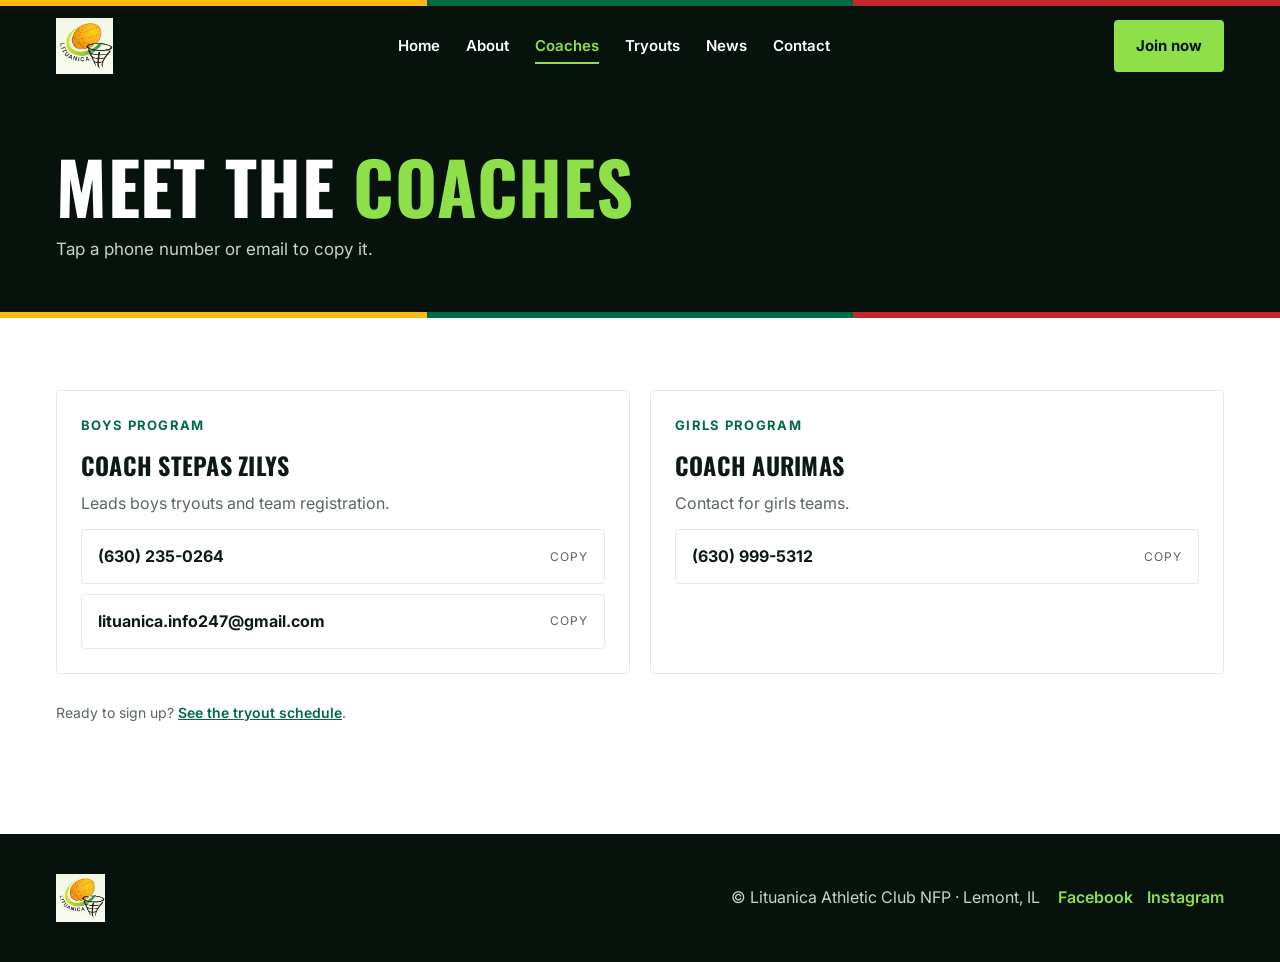
<file: coaches.html>
<!doctype html>
<html lang="en">
<head>
<meta charset="utf-8">
<meta name="viewport" content="width=device-width, initial-scale=1">
<title>Coaches | Lituanica Athletic Club</title>
<link rel="preconnect" href="https://fonts.googleapis.com">
<link rel="preconnect" href="https://fonts.gstatic.com" crossorigin>
<link href="https://fonts.googleapis.com/css2?family=Inter:wght@400;500;600;700;800&family=Oswald:wght@500;600;700&display=swap" rel="stylesheet">
<link rel="stylesheet" href="styles.css">
<script>document.documentElement.classList.add('js');</script>
</head>
<body>
<div class="topstrip"></div>
<header class="site-header" id="siteHeader">
  <div class="bar">
    <a class="logo" href="index.html"><img src="logo.png" alt="Lituanica Athletic Club logo"></a>
    <nav class="menu" id="menu" aria-label="Main">
      <a href="index.html">Home</a>
      <a href="about.html">About</a>
      <a href="coaches.html">Coaches</a>
      <a href="tryouts.html">Tryouts</a>
      <a href="news.html">News</a>
      <a href="contact.html">Contact</a>
    </nav>
    <div class="header-cta">
      <button class="nav-toggle" id="navToggle" aria-expanded="false" aria-controls="menu">Menu</button>
      <a class="btn primary" href="tryouts.html">Join now</a>
    </div>
  </div>
</header>

<section class="page-hero">
  <div class="wrap">
    <h1>Meet the <span class="g">coaches</span></h1>
    <p>Tap a phone number or email to copy it.</p>
  </div>
</section>

<section class="section">
  <div class="wrap">
    <div class="coaches">
      <div class="coach reveal">
        <div class="role">Boys program</div>
        <h3>Coach Stepas Zilys</h3>
        <p>Leads boys tryouts and team registration.</p>
        <div class="copy-list">
          <button class="copy-item" data-copy="(630) 235-0264"><span class="val">(630) 235-0264</span><span class="hint">Copy</span></button>
          <button class="copy-item" data-copy="lituanica.info247@gmail.com"><span class="val">lituanica.info247@gmail.com</span><span class="hint">Copy</span></button>
        </div>
      </div>
      <div class="coach reveal">
        <div class="role">Girls program</div>
        <h3>Coach Aurimas</h3>
        <p>Contact for girls teams.</p>
        <div class="copy-list">
          <button class="copy-item" data-copy="(630) 999-5312"><span class="val">(630) 999-5312</span><span class="hint">Copy</span></button>
        </div>
      </div>
    </div>
    <p class="note" style="margin-top:28px">Ready to sign up? <a href="tryouts.html">See the tryout schedule</a>.</p>
  </div>
</section>

<footer>
  <div class="wrap">
    <img src="logo.png" alt="Lituanica logo">
    <div>&copy; Lituanica Athletic Club NFP &middot; Lemont, IL
      <span><a href="https://www.facebook.com/Lituanica-Basketball-Academy-102461096501814/" target="_blank" rel="noopener">Facebook</a><a href="https://www.instagram.com/lituanicabasketball/" target="_blank" rel="noopener">Instagram</a></span>
    </div>
  </div>
</footer>
<div class="toast" id="toast" role="status" aria-live="polite">Copied</div>
<script src="script.js"></script>
</body>
</html>
</file>
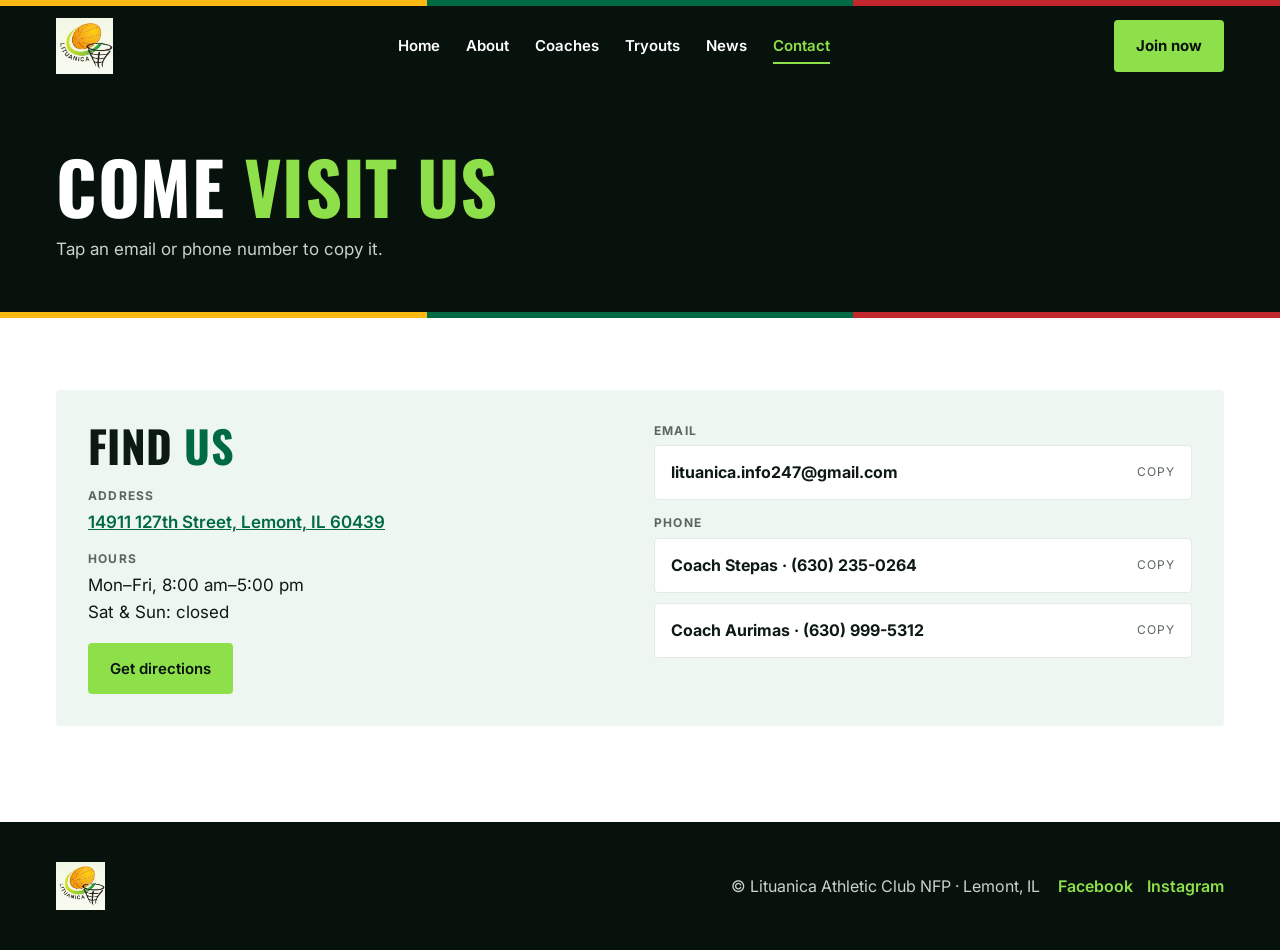
<file: contact.html>
<!doctype html>
<html lang="en">
<head>
<meta charset="utf-8">
<meta name="viewport" content="width=device-width, initial-scale=1">
<title>Contact | Lituanica Athletic Club</title>
<link rel="preconnect" href="https://fonts.googleapis.com">
<link rel="preconnect" href="https://fonts.gstatic.com" crossorigin>
<link href="https://fonts.googleapis.com/css2?family=Inter:wght@400;500;600;700;800&family=Oswald:wght@500;600;700&display=swap" rel="stylesheet">
<link rel="stylesheet" href="styles.css">
<script>document.documentElement.classList.add('js');</script>
</head>
<body>
<div class="topstrip"></div>
<header class="site-header" id="siteHeader">
  <div class="bar">
    <a class="logo" href="index.html"><img src="logo.png" alt="Lituanica Athletic Club logo"></a>
    <nav class="menu" id="menu" aria-label="Main">
      <a href="index.html">Home</a>
      <a href="about.html">About</a>
      <a href="coaches.html">Coaches</a>
      <a href="tryouts.html">Tryouts</a>
      <a href="news.html">News</a>
      <a href="contact.html">Contact</a>
    </nav>
    <div class="header-cta">
      <button class="nav-toggle" id="navToggle" aria-expanded="false" aria-controls="menu">Menu</button>
      <a class="btn primary" href="tryouts.html">Join now</a>
    </div>
  </div>
</header>

<section class="page-hero">
  <div class="wrap">
    <h1>Come <span class="g">visit us</span></h1>
    <p>Tap an email or phone number to copy it.</p>
  </div>
</section>

<section class="section">
  <div class="wrap">
    <div class="visit reveal">
      <div>
        <h2 style="margin-bottom:16px">Find <span>us</span></h2>
        <dl style="margin:0">
          <dt>Address</dt>
          <dd><a href="https://maps.google.com?daddr=14911%20127th%20Street%2C%20Lemont%2C%20IL%2060439" target="_blank" rel="noopener">14911 127th Street, Lemont, IL 60439</a></dd>
          <dt>Hours</dt>
          <dd>Mon&ndash;Fri, 8:00 am&ndash;5:00 pm<br>Sat &amp; Sun: closed</dd>
        </dl>
        <a class="btn primary" style="margin-top:18px" href="https://maps.google.com?daddr=14911%20127th%20Street%2C%20Lemont%2C%20IL%2060439" target="_blank" rel="noopener">Get directions</a>
      </div>
      <div>
        <dl style="margin:0">
          <dt>Email</dt>
          <dd><button class="copy-item" data-copy="lituanica.info247@gmail.com"><span class="val">lituanica.info247@gmail.com</span><span class="hint">Copy</span></button></dd>
          <dt>Phone</dt>
          <dd class="copy-list" style="margin-top:6px">
            <button class="copy-item" data-copy="(630) 235-0264"><span class="val">Coach Stepas &middot; (630) 235-0264</span><span class="hint">Copy</span></button>
            <button class="copy-item" data-copy="(630) 999-5312"><span class="val">Coach Aurimas &middot; (630) 999-5312</span><span class="hint">Copy</span></button>
          </dd>
        </dl>
      </div>
    </div>
  </div>
</section>

<footer>
  <div class="wrap">
    <img src="logo.png" alt="Lituanica logo">
    <div>&copy; Lituanica Athletic Club NFP &middot; Lemont, IL
      <span><a href="https://www.facebook.com/Lituanica-Basketball-Academy-102461096501814/" target="_blank" rel="noopener">Facebook</a><a href="https://www.instagram.com/lituanicabasketball/" target="_blank" rel="noopener">Instagram</a></span>
    </div>
  </div>
</footer>
<div class="toast" id="toast" role="status" aria-live="polite">Copied</div>
<script src="script.js"></script>
</body>
</html>
</file>
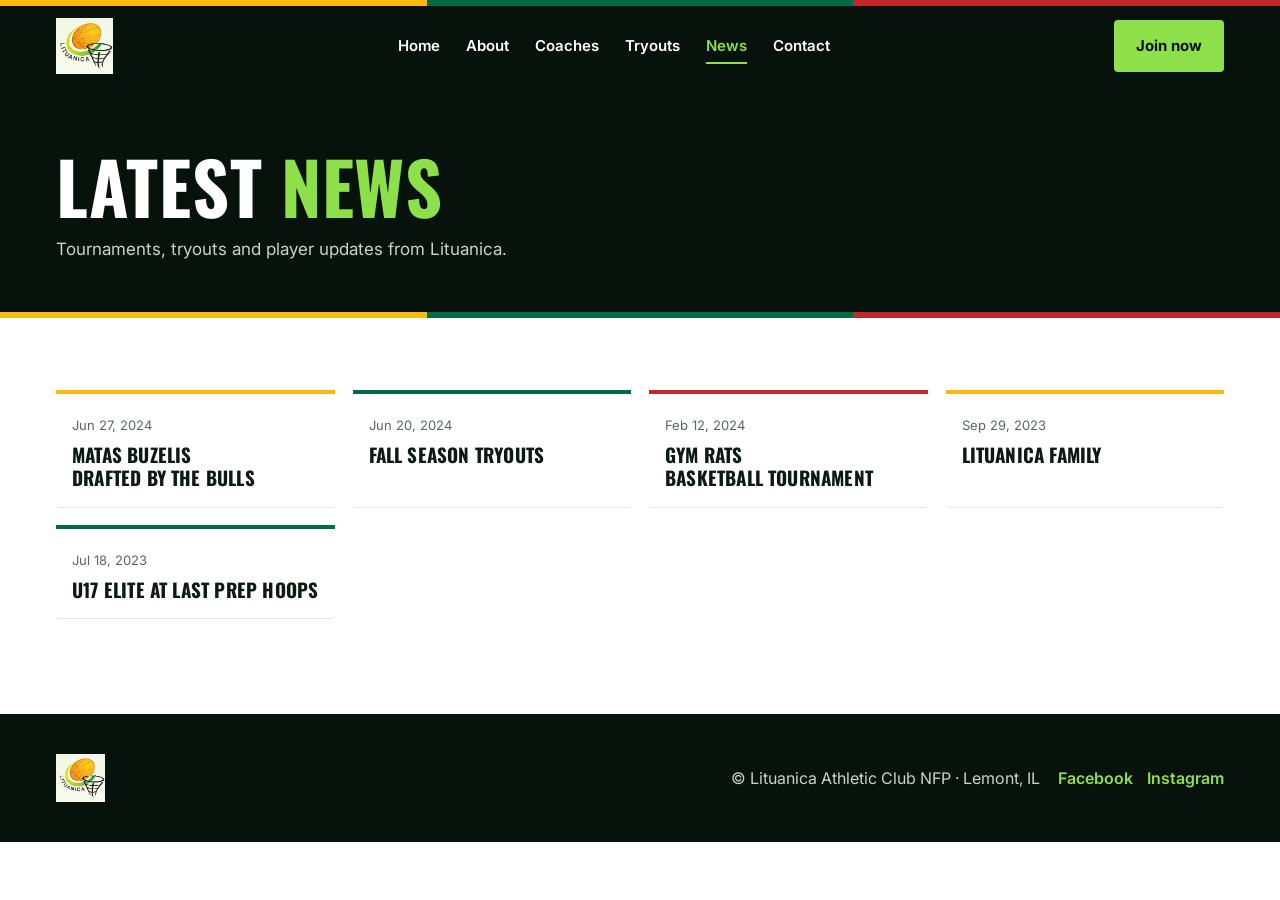
<file: news.html>
<!doctype html>
<html lang="en">
<head>
<meta charset="utf-8">
<meta name="viewport" content="width=device-width, initial-scale=1">
<title>News | Lituanica Athletic Club</title>
<link rel="preconnect" href="https://fonts.googleapis.com">
<link rel="preconnect" href="https://fonts.gstatic.com" crossorigin>
<link href="https://fonts.googleapis.com/css2?family=Inter:wght@400;500;600;700;800&family=Oswald:wght@500;600;700&display=swap" rel="stylesheet">
<link rel="stylesheet" href="styles.css">
<script>document.documentElement.classList.add('js');</script>
</head>
<body>
<div class="topstrip"></div>
<header class="site-header" id="siteHeader">
  <div class="bar">
    <a class="logo" href="index.html"><img src="logo.png" alt="Lituanica Athletic Club logo"></a>
    <nav class="menu" id="menu" aria-label="Main">
      <a href="index.html">Home</a>
      <a href="about.html">About</a>
      <a href="coaches.html">Coaches</a>
      <a href="tryouts.html">Tryouts</a>
      <a href="news.html">News</a>
      <a href="contact.html">Contact</a>
    </nav>
    <div class="header-cta">
      <button class="nav-toggle" id="navToggle" aria-expanded="false" aria-controls="menu">Menu</button>
      <a class="btn primary" href="tryouts.html">Join now</a>
    </div>
  </div>
</header>

<section class="page-hero">
  <div class="wrap">
    <h1>Latest <span class="g">news</span></h1>
    <p>Tournaments, tryouts and player updates from Lituanica.</p>
  </div>
</section>

<section class="section">
  <div class="wrap">
    <div class="news">
      <article class="reveal"><time>Jun 27, 2024</time><h3>Matas Buzelis drafted by the Bulls</h3></article>
      <article class="reveal"><time>Jun 20, 2024</time><h3>Fall season tryouts</h3></article>
      <article class="reveal"><time>Feb 12, 2024</time><h3>Gym Rats basketball tournament</h3></article>
      <article class="reveal"><time>Sep 29, 2023</time><h3>Lituanica family</h3></article>
      <article class="reveal"><time>Jul 18, 2023</time><h3>U17 Elite at Last Prep Hoops</h3></article>
    </div>
  </div>
</section>

<footer>
  <div class="wrap">
    <img src="logo.png" alt="Lituanica logo">
    <div>&copy; Lituanica Athletic Club NFP &middot; Lemont, IL
      <span><a href="https://www.facebook.com/Lituanica-Basketball-Academy-102461096501814/" target="_blank" rel="noopener">Facebook</a><a href="https://www.instagram.com/lituanicabasketball/" target="_blank" rel="noopener">Instagram</a></span>
    </div>
  </div>
</footer>
<div class="toast" id="toast" role="status" aria-live="polite">Copied</div>
<script src="script.js"></script>
</body>
</html>
</file>
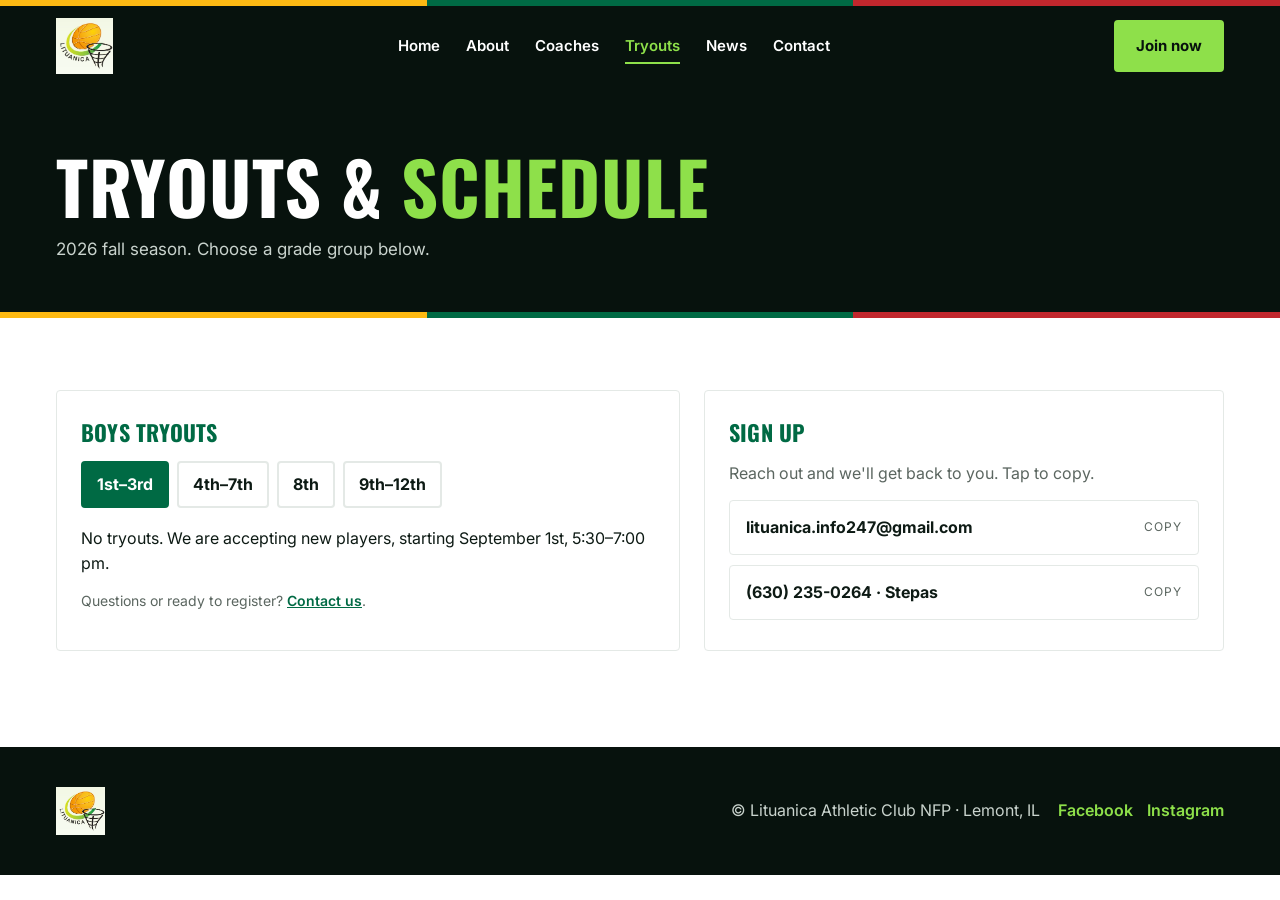
<file: tryouts.html>
<!doctype html>
<html lang="en">
<head>
<meta charset="utf-8">
<meta name="viewport" content="width=device-width, initial-scale=1">
<title>Tryouts | Lituanica Athletic Club</title>
<link rel="preconnect" href="https://fonts.googleapis.com">
<link rel="preconnect" href="https://fonts.gstatic.com" crossorigin>
<link href="https://fonts.googleapis.com/css2?family=Inter:wght@400;500;600;700;800&family=Oswald:wght@500;600;700&display=swap" rel="stylesheet">
<link rel="stylesheet" href="styles.css">
<script>document.documentElement.classList.add('js');</script>
</head>
<body>
<div class="topstrip"></div>
<header class="site-header" id="siteHeader">
  <div class="bar">
    <a class="logo" href="index.html"><img src="logo.png" alt="Lituanica Athletic Club logo"></a>
    <nav class="menu" id="menu" aria-label="Main">
      <a href="index.html">Home</a>
      <a href="about.html">About</a>
      <a href="coaches.html">Coaches</a>
      <a href="tryouts.html">Tryouts</a>
      <a href="news.html">News</a>
      <a href="contact.html">Contact</a>
    </nav>
    <div class="header-cta">
      <button class="nav-toggle" id="navToggle" aria-expanded="false" aria-controls="menu">Menu</button>
      <a class="btn primary" href="tryouts.html">Join now</a>
    </div>
  </div>
</header>

<section class="page-hero">
  <div class="wrap">
    <h1>Tryouts &amp; <span class="g">schedule</span></h1>
    <p>2026 fall season. Choose a grade group below.</p>
  </div>
</section>

<section class="section">
  <div class="wrap">
    <div class="tryouts">
      <div class="panel reveal">
        <h3>Boys tryouts</h3>
        <div class="tabs" role="tablist" aria-label="Choose a grade group">
          <button class="tab" role="tab" aria-selected="true" aria-controls="t-young" data-tab="t-young">1st&ndash;3rd</button>
          <button class="tab" role="tab" aria-selected="false" aria-controls="t-mid" data-tab="t-mid">4th&ndash;7th</button>
          <button class="tab" role="tab" aria-selected="false" aria-controls="t-eighth" data-tab="t-eighth">8th</button>
          <button class="tab" role="tab" aria-selected="false" aria-controls="t-high" data-tab="t-high">9th&ndash;12th</button>
        </div>
        <div class="tabpanel on" id="t-young" role="tabpanel"><p style="margin:0">No tryouts. We are accepting new players, starting September 1st, 5:30&ndash;7:00 pm.</p></div>
        <div class="tabpanel" id="t-mid" role="tabpanel">
          <table>
            <thead><tr><th>Grade</th><th>Dates and times</th></tr></thead>
            <tbody>
              <tr><td>4th</td><td>Aug 24 &amp; 26, 6:00&ndash;7:30 pm</td></tr>
              <tr><td>5th</td><td>Aug 24 &amp; 26, 6:00&ndash;7:30 pm</td></tr>
              <tr><td>6th</td><td>Aug 25 &amp; 26, 6:00&ndash;7:30 pm</td></tr>
              <tr><td>7th</td><td>Aug 24, 6:00&ndash;7:30 pm &amp; Aug 26, 7:30&ndash;9:00 pm</td></tr>
            </tbody>
          </table>
        </div>
        <div class="tabpanel" id="t-eighth" role="tabpanel">
          <table>
            <thead><tr><th>Team</th><th>Dates and times</th></tr></thead>
            <tbody>
              <tr><td>Arvydas</td><td>Aug 24 &amp; 25, 7:30&ndash;9:00 pm</td></tr>
              <tr><td>Stepas</td><td>Aug 24, 7:30&ndash;9:00 pm &amp; Aug 25, 7:00&ndash;8:30 pm</td></tr>
            </tbody>
          </table>
        </div>
        <div class="tabpanel" id="t-high" role="tabpanel">
          <table>
            <thead><tr><th>Grade</th><th>Dates and times</th></tr></thead>
            <tbody>
              <tr><td>9th &amp; 10th</td><td>Aug 24 &amp; 26, 7:30&ndash;9:00 pm</td></tr>
              <tr><td>11th &amp; 12th</td><td>Aug 24 &amp; 26, 7:30&ndash;9:00 pm</td></tr>
            </tbody>
          </table>
        </div>
        <p class="note">Questions or ready to register? <a href="contact.html">Contact us</a>.</p>
      </div>
      <div class="panel reveal">
        <h3>Sign up</h3>
        <p style="margin:0 0 12px;color:var(--muted)">Reach out and we'll get back to you. Tap to copy.</p>
        <div class="copy-list">
          <button class="copy-item" data-copy="lituanica.info247@gmail.com"><span class="val">lituanica.info247@gmail.com</span><span class="hint">Copy</span></button>
          <button class="copy-item" data-copy="(630) 235-0264"><span class="val">(630) 235-0264 &middot; Stepas</span><span class="hint">Copy</span></button>
        </div>
      </div>
    </div>
  </div>
</section>

<footer>
  <div class="wrap">
    <img src="logo.png" alt="Lituanica logo">
    <div>&copy; Lituanica Athletic Club NFP &middot; Lemont, IL
      <span><a href="https://www.facebook.com/Lituanica-Basketball-Academy-102461096501814/" target="_blank" rel="noopener">Facebook</a><a href="https://www.instagram.com/lituanicabasketball/" target="_blank" rel="noopener">Instagram</a></span>
    </div>
  </div>
</footer>
<div class="toast" id="toast" role="status" aria-live="polite">Copied</div>
<script src="script.js"></script>
</body>
</html>
</file>
<file: styles.css>
:root{
  --bg:#ffffff;
  --fg:#0d1a14;
  --muted:#5b6660;
  --green:#006a44;
  --green-bright:#8ee04a;
  --green-soft:#eef6f1;
  --yellow:#fdb913;
  --red:#c1272d;
  --dark:#07120d;
  --line:#e4e9e6;
  --card:#f3f5f4;
  color-scheme:light;
}
*{box-sizing:border-box}
html{scroll-behavior:smooth}
html,body{margin:0}
body{
  background:var(--bg);color:var(--fg);
  font-family:Inter,system-ui,-apple-system,"Segoe UI",sans-serif;
  font-size:16px;line-height:1.55;
}
img{max-width:100%;display:block}
a{color:inherit}
.wrap{max-width:1200px;margin:0 auto;padding-inline:max(16px,env(safe-area-inset-left,0px)) max(16px,env(safe-area-inset-right,0px))}
h1,h2,h3{font-family:Oswald,Inter,sans-serif;font-weight:700;text-wrap:balance;margin:0;text-transform:uppercase;letter-spacing:.01em}
h2{font-size:clamp(28px,4vw,44px);line-height:1.1}
h2 span{color:var(--green)}
:focus-visible{outline:3px solid var(--yellow);outline-offset:3px}

/* Header */
.topstrip{height:6px;background:linear-gradient(90deg,var(--yellow) 0 33.33%,var(--green) 33.33% 66.66%,var(--red) 66.66%)}
.site-header{position:sticky;top:env(safe-area-inset-top,0px);z-index:20;background:var(--dark);color:#fff;transition:box-shadow .25s ease}
.site-header.scrolled{box-shadow:0 8px 24px rgba(0,0,0,.25)}
.bar{max-width:1200px;margin:0 auto;display:flex;align-items:center;justify-content:space-between;gap:20px;min-height:80px;padding-inline:max(16px,env(safe-area-inset-left,0px)) max(16px,env(safe-area-inset-right,0px))}
.logo img{height:56px;width:auto}
.menu{display:flex;align-items:center;gap:26px}
.menu a{text-decoration:none;font-weight:600;font-size:15px;color:#fff;position:relative;padding-block:6px}
.menu a::after{content:"";position:absolute;left:0;right:0;bottom:0;height:2px;background:var(--green-bright);transform:scaleX(0);transform-origin:left;transition:transform .25s ease}
.menu a:hover::after,.menu a.active::after{transform:scaleX(1)}
.menu a:hover,.menu a.active{color:var(--green-bright)}
.header-cta{display:flex;align-items:center;gap:12px}
.nav-toggle{display:none;background:none;border:2px solid #fff;border-radius:4px;padding:8px 12px;font:inherit;font-weight:700;color:#fff;cursor:pointer}

/* Buttons */
.btn{display:inline-flex;align-items:center;gap:10px;padding:12px 20px;border-radius:4px;font-weight:700;text-decoration:none;font-size:15px;border:2px solid var(--fg);color:var(--fg);background:transparent;cursor:pointer;transition:background .2s ease,color .2s ease,border-color .2s ease,transform .2s ease;font-family:inherit}
.btn:hover{transform:translateY(-1px);border-color:var(--green);color:var(--green)}
.btn.primary{background:var(--green-bright);border-color:var(--green-bright);color:var(--dark)}
.btn.primary:hover{background:#a6ea6a;border-color:#a6ea6a;color:var(--dark)}
.btn.light{border-color:#fff;color:#fff}
.btn.light:hover{background:#fff;color:var(--dark);border-color:#fff}
.ctas{display:flex;gap:12px;flex-wrap:wrap}

/* Dark hero (home) */
.hero{position:relative;background:var(--dark);color:#fff;overflow:hidden;min-height:540px;display:flex;align-items:center}
.hero-slides{position:absolute;inset:0}
.slide{position:absolute;inset:0;opacity:0;transition:opacity .9s ease}
.slide.on{opacity:1}
.slide img{width:100%;height:100%;object-fit:cover;object-position:center 20%;transform:scale(1.04);transition:transform 6s ease}
.slide.on img{transform:scale(1)}
.hero::before{content:"";position:absolute;inset:0;z-index:1;background:linear-gradient(90deg,var(--dark) 8%,rgba(7,18,13,.72) 45%,rgba(7,18,13,.15) 100%)}
.hero-inner{position:relative;z-index:2;padding-block:80px;max-width:1200px;margin:0 auto;width:100%;padding-inline:max(16px,env(safe-area-inset-left,0px)) max(16px,env(safe-area-inset-right,0px))}
.hero h1{font-size:clamp(40px,6.5vw,84px);line-height:.98;max-width:14ch}
.hero h1 .g{color:var(--green-bright)}
.hero p{color:#c9d3cd;font-size:18px;max-width:46ch;margin:20px 0 28px}
.kicker{display:inline-block;font-size:13px;font-weight:700;letter-spacing:.14em;text-transform:uppercase;color:var(--dark);background:var(--green-bright);padding:6px 10px;border-radius:3px;margin-bottom:18px}
.hero-ball{position:absolute;z-index:2;right:max(4%,16px);top:18%;width:clamp(120px,16vw,200px);height:auto;filter:drop-shadow(0 18px 30px rgba(0,0,0,.35));animation:bounce 3.2s ease-in-out infinite;transition:transform .6s cubic-bezier(.2,.8,.2,1)}
.hero-ball:hover{transform:rotate(360deg) scale(1.05)}
@keyframes bounce{0%,100%{transform:translateY(0)}50%{transform:translateY(-22px)}}
.dots{position:absolute;z-index:2;right:max(16px,env(safe-area-inset-right,0px));bottom:28px;display:flex;gap:8px}
.dots button{width:34px;height:4px;border:0;padding:0;background:rgba(255,255,255,.35);cursor:pointer;border-radius:2px;transition:background .3s ease,width .3s ease}
.dots button.on{background:var(--yellow);width:56px}
.hero .lt{position:absolute;left:0;right:0;bottom:0;height:6px;background:linear-gradient(90deg,var(--yellow) 0 33.33%,var(--green) 33.33% 66.66%,var(--red) 66.66%);z-index:3}

/* Inner page banner */
.page-hero{background:var(--dark);color:#fff;padding-block:64px 56px;position:relative;overflow:hidden}
.page-hero::after{content:"";position:absolute;left:0;right:0;bottom:0;height:6px;background:linear-gradient(90deg,var(--yellow) 0 33.33%,var(--green) 33.33% 66.66%,var(--red) 66.66%)}
.page-hero h1{font-size:clamp(40px,6vw,72px);line-height:1}
.page-hero h1 .g{color:var(--green-bright)}
.page-hero p{color:#c9d3cd;max-width:56ch;margin:14px 0 0;font-size:17px}

/* Sections */
.section{padding-block:72px}
.section.alt{background:var(--card)}
.section-head{display:flex;justify-content:space-between;align-items:end;gap:16px;margin-bottom:28px;flex-wrap:wrap}
.lead{color:var(--muted);max-width:60ch;margin:0}

/* Reveal: visible by default, animates only with JS */
.js .reveal{opacity:0;transform:translateY(18px);transition:opacity .6s ease,transform .6s ease}
.js .reveal.in{opacity:1;transform:none}

/* Swoosh divider from the logo */
.swoosh{display:block;width:100%;height:56px;margin:0}
.swoosh path{fill:none;stroke:var(--green);stroke-width:3;stroke-linecap:round;stroke-dasharray:1600;stroke-dashoffset:0}
.swoosh path.accent{stroke:var(--yellow);stroke-width:2}
.js .swoosh path{stroke-dashoffset:1600;transition:stroke-dashoffset 1.6s ease}
.js .swoosh.in path{stroke-dashoffset:0}

/* About */
.about{display:grid;grid-template-columns:1.1fr 1fr;gap:40px;align-items:center}
.about p{color:var(--muted);font-size:17px}
.about .photo{aspect-ratio:4/3;overflow:hidden;border-radius:4px;background:var(--card)}
.about .photo img{width:100%;height:100%;object-fit:cover}
.stats{display:grid;grid-template-columns:repeat(3,1fr);gap:16px;margin-top:24px}
.stats div{border-top:4px solid var(--green);padding-top:10px}
.stats strong{display:block;font-family:Oswald,Inter,sans-serif;font-size:30px;color:var(--green)}
.stats span{font-size:13px;color:var(--muted);text-transform:uppercase;letter-spacing:.06em}

/* Photo cards */
.cards{display:grid;grid-template-columns:repeat(auto-fit,minmax(240px,1fr));gap:20px}
.card{background:#fff;border:1px solid var(--line);border-radius:4px;overflow:hidden;display:flex;flex-direction:column;text-decoration:none;color:var(--fg);position:relative;transition:transform .25s ease,box-shadow .25s ease}
.card:hover{transform:translateY(-4px);box-shadow:0 14px 28px rgba(0,0,0,.08)}
.card .img{aspect-ratio:4/5;background:#e7ebe9;overflow:hidden}
.card .img img{width:100%;height:100%;object-fit:cover;transition:transform .5s ease}
.card:hover .img img{transform:scale(1.05)}
.card .label{display:flex;justify-content:space-between;align-items:center;padding:16px 18px;font-family:Oswald,Inter,sans-serif;font-weight:600;font-size:22px;text-transform:uppercase;transition:background .25s ease,color .25s ease}
.card .label i{font-style:normal;color:var(--green);font-size:24px;transition:transform .25s ease}
.card:hover .label{background:var(--green);color:#fff}
.card:hover .label i{color:#fff;transform:translateX(6px)}

/* Coaches */
.coaches{display:grid;grid-template-columns:repeat(auto-fit,minmax(260px,1fr));gap:20px}
.coach{background:#fff;border:1px solid var(--line);border-radius:4px;padding:24px}
.coach h3{font-size:24px;margin-bottom:6px}
.coach .role{font-size:13px;letter-spacing:.1em;text-transform:uppercase;color:var(--green);font-weight:700;margin-bottom:12px}
.coach p{color:var(--muted);margin:0 0 14px}

/* Click-to-copy */
.copy-item{display:flex;align-items:center;gap:12px;justify-content:space-between;width:100%;background:#fff;border:1px solid var(--line);border-radius:4px;padding:14px 16px;font:inherit;color:var(--fg);text-align:left;cursor:pointer;transition:border-color .2s ease,background .2s ease}
.copy-item:hover{border-color:var(--green);background:var(--green-soft)}
.copy-item .val{font-weight:700;font-size:16px;word-break:break-all}
.copy-item .hint{font-size:12px;color:var(--muted);text-transform:uppercase;letter-spacing:.08em;white-space:nowrap}
.copy-item.done .hint{color:var(--green);font-weight:700}
.copy-list{display:grid;gap:10px;margin-top:14px}

/* Tabs */
.tabs{display:flex;gap:8px;flex-wrap:wrap;margin-bottom:18px}
.tab{border:2px solid var(--line);background:#fff;border-radius:4px;padding:9px 14px;font:inherit;font-weight:700;cursor:pointer;color:var(--fg);transition:all .2s ease}
.tab:hover{border-color:var(--green);color:var(--green)}
.tab[aria-selected="true"]{background:var(--green);border-color:var(--green);color:#fff}
.tabpanel{display:none}
.tabpanel.on{display:block;animation:fade .35s ease}
@keyframes fade{from{opacity:0;transform:translateY(6px)}to{opacity:1;transform:none}}
.tryouts{display:grid;grid-template-columns:1.2fr 1fr;gap:24px}
.panel{background:#fff;border:1px solid var(--line);border-radius:4px;padding:24px}
.panel h3{font-size:22px;margin-bottom:12px;color:var(--green)}
table{width:100%;border-collapse:collapse;font-size:15px}
td,th{text-align:left;padding:10px 6px;border-bottom:1px solid var(--line);vertical-align:top}
th{font-size:12px;letter-spacing:.08em;text-transform:uppercase;color:var(--muted)}
.note{font-size:14px;color:var(--muted);margin-top:14px}
.note a{color:var(--green);font-weight:600}

/* News */
.news{display:grid;grid-template-columns:repeat(auto-fit,minmax(230px,1fr));gap:18px}
.news article{background:#fff;border-top:4px solid var(--yellow);padding:18px 16px;border-radius:0 0 4px 4px;box-shadow:0 1px 0 var(--line);transition:transform .25s ease,box-shadow .25s ease}
.news article:nth-child(3n+2){border-top-color:var(--green)}
.news article:nth-child(3n){border-top-color:var(--red)}
.news article:hover{transform:translateY(-4px);box-shadow:0 12px 24px rgba(0,0,0,.08)}
.news time{font-size:13px;color:var(--muted)}
.news h3{font-family:Oswald,Inter,sans-serif;font-size:19px;text-transform:uppercase;margin-top:6px;line-height:1.2}

/* Contact */
.visit{background:var(--green-soft);border-radius:4px;padding:32px;display:grid;grid-template-columns:1fr 1fr;gap:28px}
.visit dt{font-size:12px;letter-spacing:.1em;text-transform:uppercase;color:var(--muted);font-weight:700;margin-top:14px}
.visit dt:first-child{margin-top:0}
.visit dd{margin:4px 0 0;font-size:17px}
.visit a{color:var(--green);font-weight:600}

.toast{position:fixed;left:50%;bottom:max(24px,env(safe-area-inset-bottom,0px));transform:translate(-50%,20px);background:var(--dark);color:#fff;padding:12px 18px;border-radius:4px;font-weight:600;opacity:0;pointer-events:none;transition:opacity .25s ease,transform .25s ease;z-index:40}
.toast.show{opacity:1;transform:translate(-50%,0)}

footer{background:var(--dark);color:#c9d3cd;margin-top:24px}
footer .wrap{padding-block:40px;display:flex;justify-content:space-between;align-items:center;gap:16px;flex-wrap:wrap}
footer img{height:48px;width:auto}
footer a{color:var(--green-bright);font-weight:600;text-decoration:none;margin-left:14px}
footer a:hover{text-decoration:underline}

/* Mobile */
@media (max-width:980px){
  .menu{display:none;position:absolute;left:0;right:0;top:100%;background:var(--dark);flex-direction:column;align-items:flex-start;gap:0;padding:8px max(16px,env(safe-area-inset-left,0px)) 16px;border-top:1px solid #1d3327;box-shadow:0 14px 28px rgba(0,0,0,.35)}
  .menu.open{display:flex}
  .menu a{padding:12px 0;width:100%;border-bottom:1px solid #1d3327}
  .menu a::after{display:none}
  .nav-toggle{display:inline-block}
  .site-header .bar{position:relative}
  .tryouts,.visit,.about{grid-template-columns:1fr}
  .hero-ball{display:none}
}
@media (max-width:540px){
  .hero h1{font-size:40px}
  .logo img{height:46px}
  .header-cta .btn{display:none}
  .stats strong{font-size:24px}
}
@media (prefers-reduced-motion:reduce){
  *,*::before,*::after{animation:none!important;transition:none!important;scroll-behavior:auto!important}
  .js .reveal{opacity:1;transform:none}
  .js .swoosh path{stroke-dashoffset:0}
}
</file>
